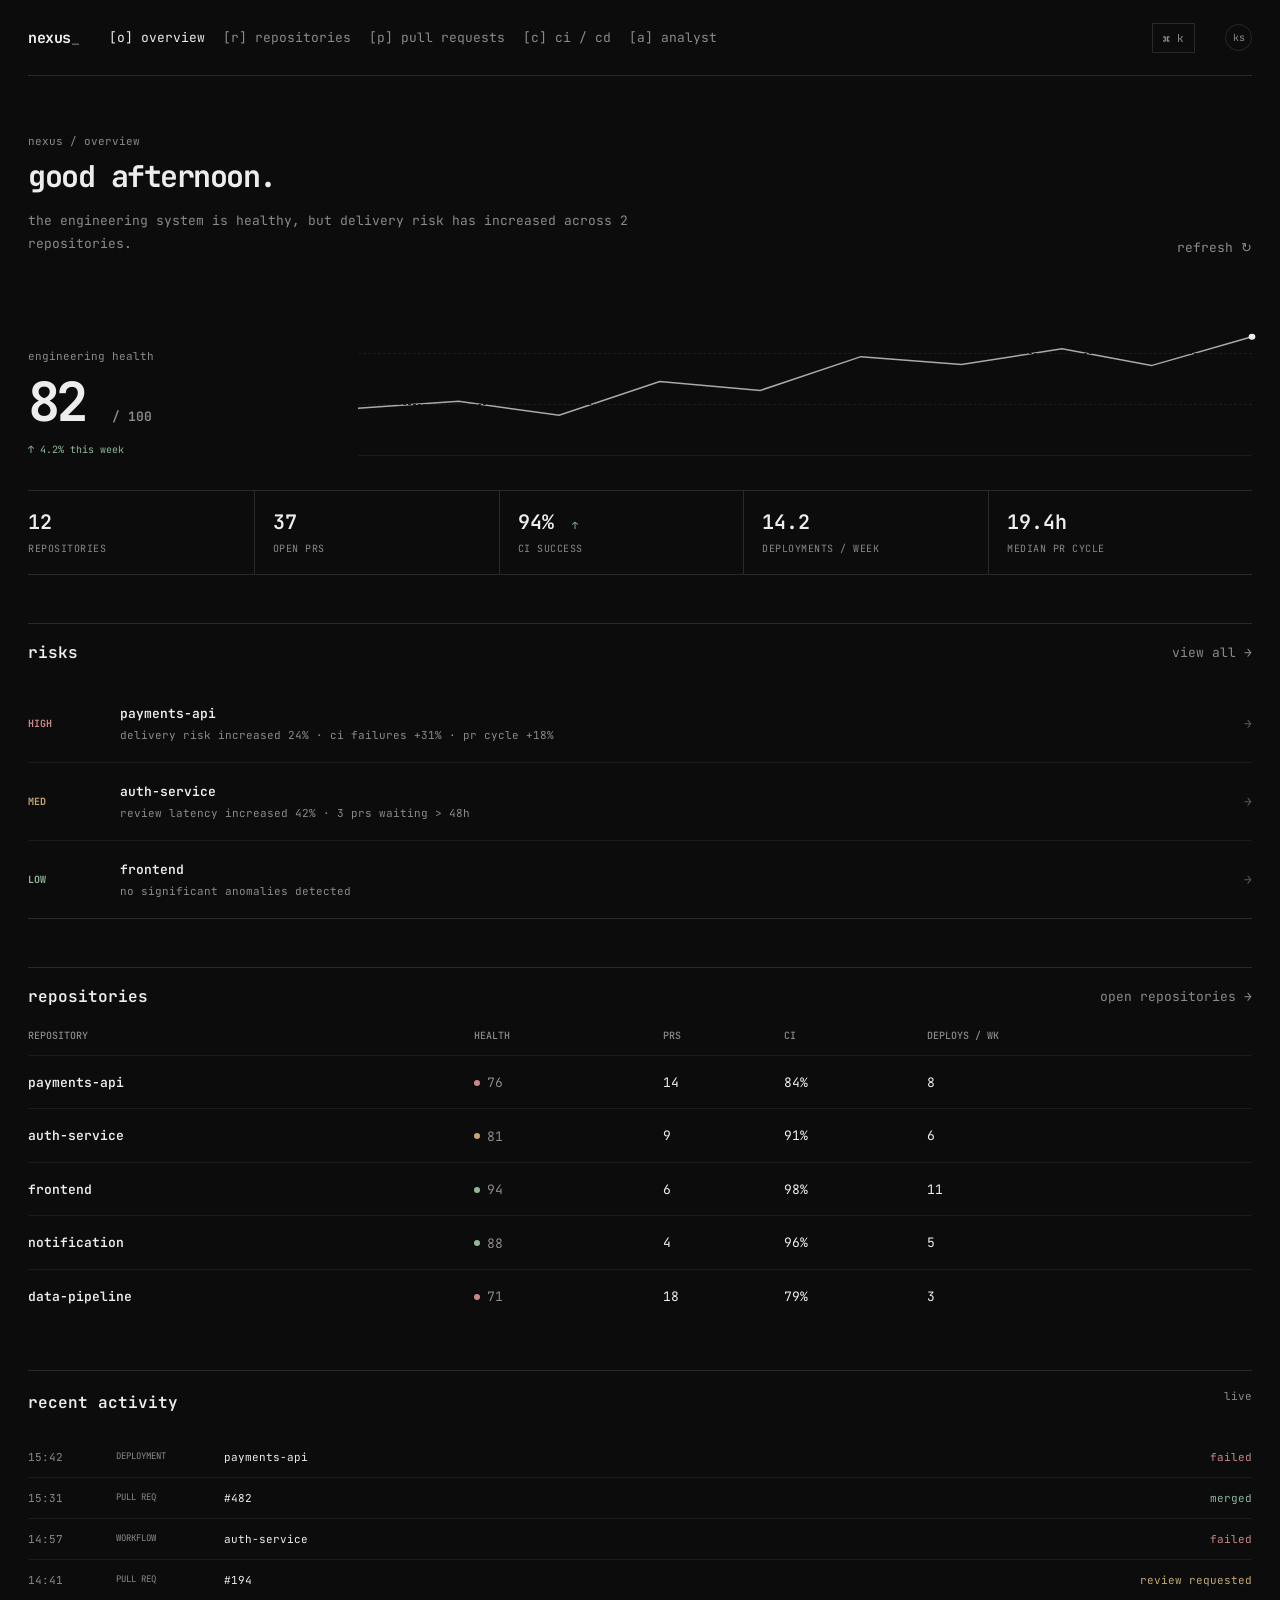
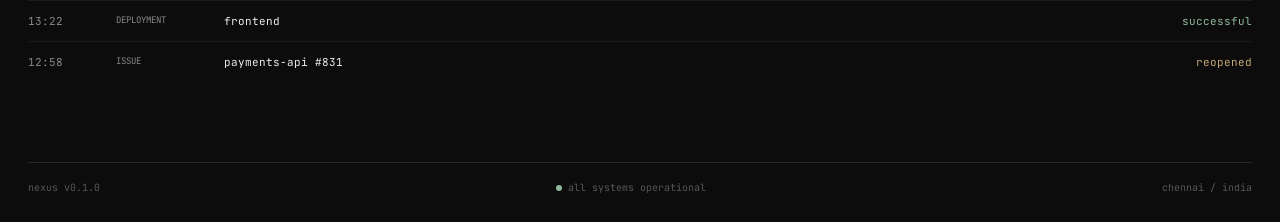
<file: frontend/index.html>
<!doctype html>
<html lang="en">
<head>
  <meta charset="utf-8">
  <meta name="viewport" content="width=device-width,initial-scale=1">
  <title>NEXUS / Engineering Intelligence</title>
  <meta name="description" content="NEXUS engineering intelligence dashboard prototype">
  <link rel="preconnect" href="https://fonts.googleapis.com">
  <link rel="preconnect" href="https://fonts.gstatic.com" crossorigin>
  <link href="https://fonts.googleapis.com/css2?family=JetBrains+Mono:ital,wght@0,100..800;1,100..800&display=swap" rel="stylesheet">
  <link rel="stylesheet" href="styles.css">
</head>
<body>
  <div class="app">
    <header class="topbar">
      <div class="brand" data-nav="overview">nexus<span class="cursor">_</span></div>
      <nav class="topnav" aria-label="Primary">
        <button data-nav="overview">[o] overview</button>
        <button data-nav="repositories">[r] repositories</button>
        <button data-nav="pulls">[p] pull requests</button>
        <button data-nav="cicd">[c] ci / cd</button>
        <button data-nav="analyst">[a] analyst</button>
      </nav>
      <button class="kbd" id="commandOpen">⌘ k</button>
      <button class="user-dot" id="userButton" title="Account">ks</button>
    </header>

    <main id="main"></main>

    <footer class="footer">
      <span>nexus v0.1.0</span>
      <span id="systemStatus"><i class="dot healthy"></i> all systems operational</span>
      <span>chennai / india</span>
    </footer>
  </div>

  <div class="command-overlay hidden" id="commandOverlay">
    <div class="command-box">
      <div class="command-input-wrap"><span>&gt;</span><input id="commandInput" autocomplete="off" placeholder="search repositories, prs, issues..."></div>
      <div id="commandResults"></div>
      <div class="command-help"><span>↑↓ navigate</span><span>↵ open</span><span>esc close</span></div>
    </div>
  </div>

  <div class="toast hidden" id="toast"></div>
  <script src="app.js"></script>
</body>
</html>
</file>
<file: frontend/styles.css>
:root{
  --bg:#0c0c0c;
  --panel:#101010;
  --panel-2:#141414;
  --text:#ededed;
  --muted:#8a8a8a;
  --faint:#575757;
  --line:#292929;
  --line-soft:#1b1b1b;
  --green:#91b79a;
  --amber:#c6a875;
  --red:#c98787;
  --blue:#9caec7;
  --max:1280px;
}
*{box-sizing:border-box}
html{background:var(--bg);color:var(--text);font-family:"JetBrains Mono",monospace;font-size:13px}
body{margin:0;min-height:100vh;background:var(--bg)}
button,input{font:inherit}
button{color:inherit}
.app{width:min(var(--max),calc(100% - 56px));margin:auto}
.topbar{height:76px;border-bottom:1px solid var(--line);display:flex;align-items:center;gap:30px}
.brand{font-size:15px;font-weight:700;letter-spacing:-.5px;cursor:pointer;white-space:nowrap}
.cursor{color:var(--faint);animation:blink 1.2s steps(1) infinite}
@keyframes blink{50%{opacity:0}}
.topnav{display:flex;gap:18px;align-items:center;flex:1}
.topnav button,.kbd,.user-dot{background:none;border:0;cursor:pointer;padding:0;color:var(--muted);transition:.15s}
.topnav button:hover,.topnav button.active{color:var(--text)}
.kbd{border:1px solid var(--line);padding:7px 10px;color:var(--muted);font-size:11px}
.user-dot{width:27px;height:27px;border:1px solid var(--line);border-radius:50%;font-size:10px}
main{padding:58px 0 80px}
.page-head{display:flex;justify-content:space-between;align-items:flex-end;gap:30px;margin-bottom:50px}
.eyebrow{color:var(--muted);font-size:11px;text-transform:lowercase;margin-bottom:12px}
h1{font-size:30px;line-height:1.1;margin:0;letter-spacing:-1.5px}
h2{font-size:16px;margin:0;font-weight:600}
h3{font-size:13px;margin:0;font-weight:600}
.lead{color:var(--muted);line-height:1.8;max-width:680px;margin:16px 0 0}
.section{border-top:1px solid var(--line);padding-top:18px;margin-top:48px}
.section-head{display:flex;justify-content:space-between;align-items:center;margin-bottom:22px}
.link-btn{background:none;border:0;padding:0;color:var(--muted);cursor:pointer}
.link-btn:hover{color:var(--text)}
.health{display:grid;grid-template-columns:280px 1fr;gap:50px;align-items:end}
.score{font-size:54px;letter-spacing:-4px;font-weight:650;line-height:1}
.score small{font-size:13px;color:var(--muted);letter-spacing:0}
.trend{height:150px;position:relative;border-bottom:1px solid var(--line-soft)}
.trend:before,.trend:after{content:"";position:absolute;left:0;right:0;border-top:1px dashed #1c1c1c}
.trend:before{top:32%}.trend:after{top:66%}
.trend svg{width:100%;height:100%;overflow:visible}
.metrics{display:grid;grid-template-columns:repeat(5,1fr);border-top:1px solid var(--line);border-bottom:1px solid var(--line);margin-top:34px}
.metric{padding:18px 18px 19px 0;border-right:1px solid var(--line);margin-right:18px}
.metric:last-child{border-right:0}
.metric-value{font-size:20px;font-weight:600;margin-bottom:7px}
.metric-label{font-size:10px;color:var(--muted);text-transform:uppercase;letter-spacing:.5px}
.delta{font-size:10px;margin-left:6px}
.up{color:var(--red)}.down{color:var(--green)}.neutral{color:var(--muted)}
.risk-list{border-bottom:1px solid var(--line)}
.risk{display:grid;grid-template-columns:72px 1fr auto;gap:20px;padding:20px 0;border-top:1px solid var(--line-soft);align-items:center}
.risk:first-child{border-top:0}
.level{font-size:10px;font-weight:700}
.level.high{color:var(--red)}.level.medium{color:var(--amber)}.level.low{color:var(--green)}
.risk-title{font-weight:600}.risk-meta{color:var(--muted);font-size:11px;margin-top:6px}
.arrow{color:var(--faint)}
.table-wrap{overflow-x:auto}
table{width:100%;border-collapse:collapse}
th{text-align:left;color:var(--muted);font-size:10px;font-weight:500;text-transform:uppercase;padding:0 14px 13px 0}
td{padding:17px 14px 17px 0;border-top:1px solid var(--line-soft)}
tr:hover td{background:#101010}
.repo-name{font-weight:600;cursor:pointer}.repo-name:hover{text-decoration:underline}
.status{display:inline-flex;align-items:center;gap:7px;color:var(--muted)}
.dot{width:6px;height:6px;border-radius:50%;display:inline-block;background:var(--faint)}
.dot.healthy{background:var(--green)}.dot.warning{background:var(--amber)}.dot.danger{background:var(--red)}
.activity{font-size:11px}
.activity-row{display:grid;grid-template-columns:70px 90px 1fr auto;gap:18px;padding:13px 0;border-bottom:1px solid var(--line-soft)}
.activity-row:last-child{border-bottom:0}
.time,.kind{color:var(--muted)}
.kind{text-transform:uppercase;font-size:9px}
.good{color:var(--green)}.bad{color:var(--red)}.warn{color:var(--amber)}
.split{display:grid;grid-template-columns:1fr 1fr;gap:50px}
.signal-grid{display:grid;grid-template-columns:1fr 1fr;gap:1px;background:var(--line);border:1px solid var(--line)}
.signal{background:var(--bg);padding:20px}
.signal .v{font-size:19px;margin-top:8px}
.repo-head{display:grid;grid-template-columns:1fr auto;gap:40px;align-items:end}
.repo-health{font-size:34px;letter-spacing:-2px}
.tabs{display:flex;gap:22px;border-bottom:1px solid var(--line);margin-top:38px}
.tabs button{background:none;border:0;border-bottom:1px solid transparent;color:var(--muted);padding:12px 0;cursor:pointer}
.tabs button.active{color:var(--text);border-color:var(--text)}
.pr-card{border-top:1px solid var(--line-soft);padding:22px 0;display:grid;grid-template-columns:80px 1fr auto;gap:20px}
.pr-id{color:var(--muted)}
.pr-title{font-weight:600}.pr-meta{color:var(--muted);font-size:10px;margin-top:8px;line-height:1.8}
.risk-pill{font-size:10px}
.analyst{max-width:920px}
.investigation{border-top:1px solid var(--line);border-bottom:1px solid var(--line);margin-top:34px}
.investigation-row{padding:12px 0;border-bottom:1px solid var(--line-soft);font-size:11px}
.investigation-row:last-child{border-bottom:0}
.check{color:var(--green);margin-right:10px}
.finding{margin-top:38px}
.finding-box{margin-top:18px;border-left:2px solid var(--line);padding:4px 0 4px 22px}
.confidence{float:right;color:var(--muted);font-size:10px}
.evidence{margin-top:28px}
.evidence-row{display:grid;grid-template-columns:36px 1fr auto;gap:14px;padding:15px 0;border-top:1px solid var(--line-soft)}
.evidence-num{color:var(--faint)}
.evidence-meta{color:var(--muted);font-size:10px;margin-top:5px}
.prompt{margin-top:45px;border:1px solid var(--line);padding:15px 16px;color:var(--muted);cursor:text}
.prompt:hover{border-color:#444;color:var(--text)}
.cicd-grid{display:grid;grid-template-columns:280px 1fr;gap:50px}
.big-stat{font-size:48px;letter-spacing:-3px}
.bar-row{display:grid;grid-template-columns:150px 1fr 60px;align-items:center;gap:15px;margin:16px 0}
.bar{height:3px;background:#202020;position:relative}
.bar i{display:block;height:100%;background:#888}
.callout{border:1px solid var(--line);padding:20px;margin-top:35px}
.callout-title{font-size:10px;color:var(--amber);text-transform:uppercase;margin-bottom:12px}
.empty{padding:70px 0;color:var(--muted);text-align:center;border-top:1px solid var(--line)}
.footer{border-top:1px solid var(--line);padding:18px 0 28px;display:flex;justify-content:space-between;color:var(--faint);font-size:10px}
.command-overlay{position:fixed;inset:0;background:rgba(0,0,0,.72);backdrop-filter:blur(3px);display:flex;justify-content:center;align-items:flex-start;padding-top:13vh;z-index:10}
.hidden{display:none!important}
.command-box{width:min(680px,calc(100% - 40px));background:#0d0d0d;border:1px solid #3a3a3a;box-shadow:0 30px 100px #000}
.command-input-wrap{display:flex;gap:12px;align-items:center;padding:17px;border-bottom:1px solid var(--line);color:var(--muted)}
.command-input-wrap input{background:none;border:0;outline:0;color:var(--text);width:100%}
.command-result{padding:13px 17px;border-bottom:1px solid var(--line-soft);cursor:pointer}
.command-result:hover,.command-result.selected{background:#161616}
.command-result small{display:block;color:var(--muted);font-size:9px;margin-top:4px}
.command-help{display:flex;justify-content:flex-end;gap:18px;padding:10px 17px;color:var(--faint);font-size:9px}
.toast{position:fixed;right:25px;bottom:25px;background:#151515;border:1px solid #383838;padding:12px 15px;color:var(--muted);font-size:10px;z-index:20}
@media(max-width:900px){
  .app{width:min(100% - 30px,var(--max))}
  .topbar{gap:15px}.topnav{gap:11px;overflow:auto}.topnav button{white-space:nowrap}
  .health,.cicd-grid{grid-template-columns:1fr}.metrics{grid-template-columns:repeat(2,1fr)}
  .metric:nth-child(2n){border-right:0}.split{grid-template-columns:1fr}
}
@media(max-width:600px){
  .topbar{height:auto;padding:18px 0;flex-wrap:wrap}.topnav{order:3;width:100%;overflow:auto;padding-bottom:2px}
  main{padding-top:40px}.page-head{display:block}.page-head .link-btn{margin-top:20px}
  .score{font-size:46px}.metrics{grid-template-columns:1fr 1fr}.metric{margin-right:0}
  .activity-row{grid-template-columns:55px 70px 1fr}.activity-row .arrow{display:none}
  .risk{grid-template-columns:55px 1fr}.risk .arrow{display:none}
  .footer{display:block;line-height:2.2}.footer span{display:block}
}
</file>
